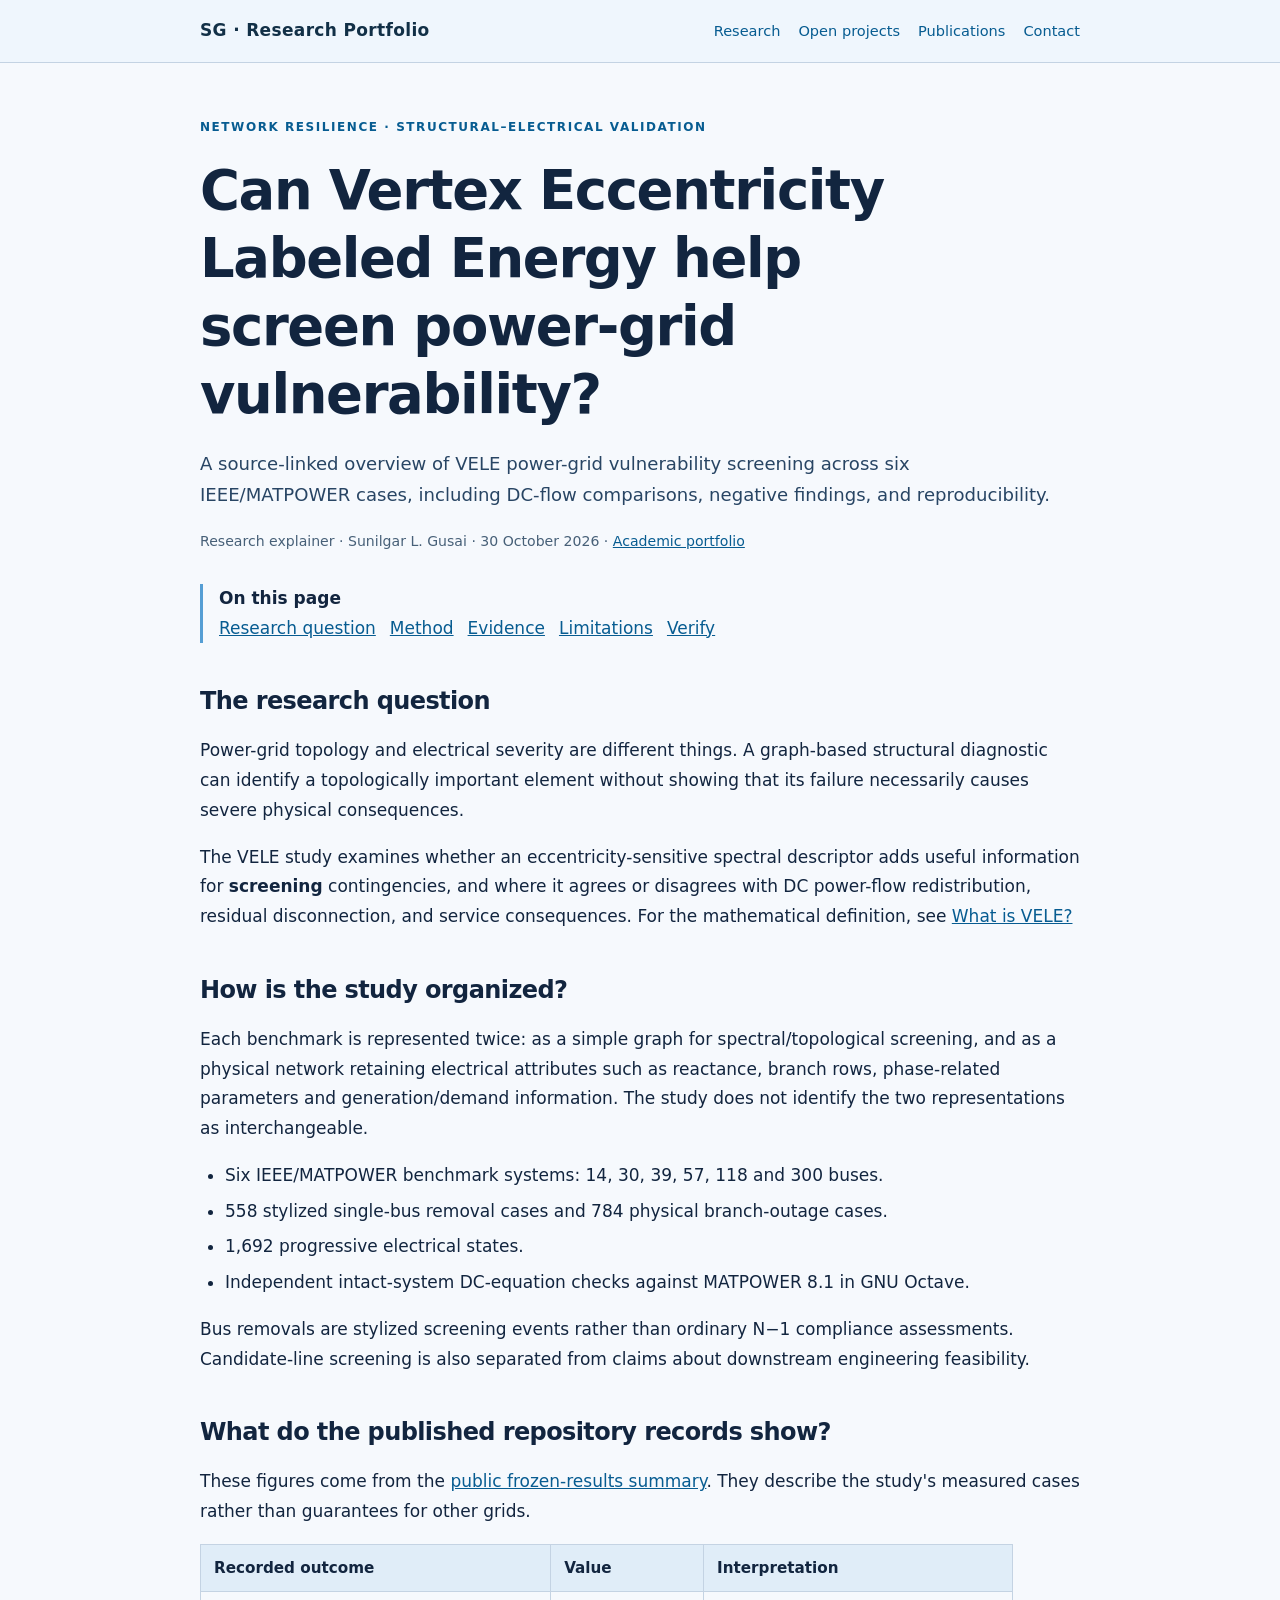
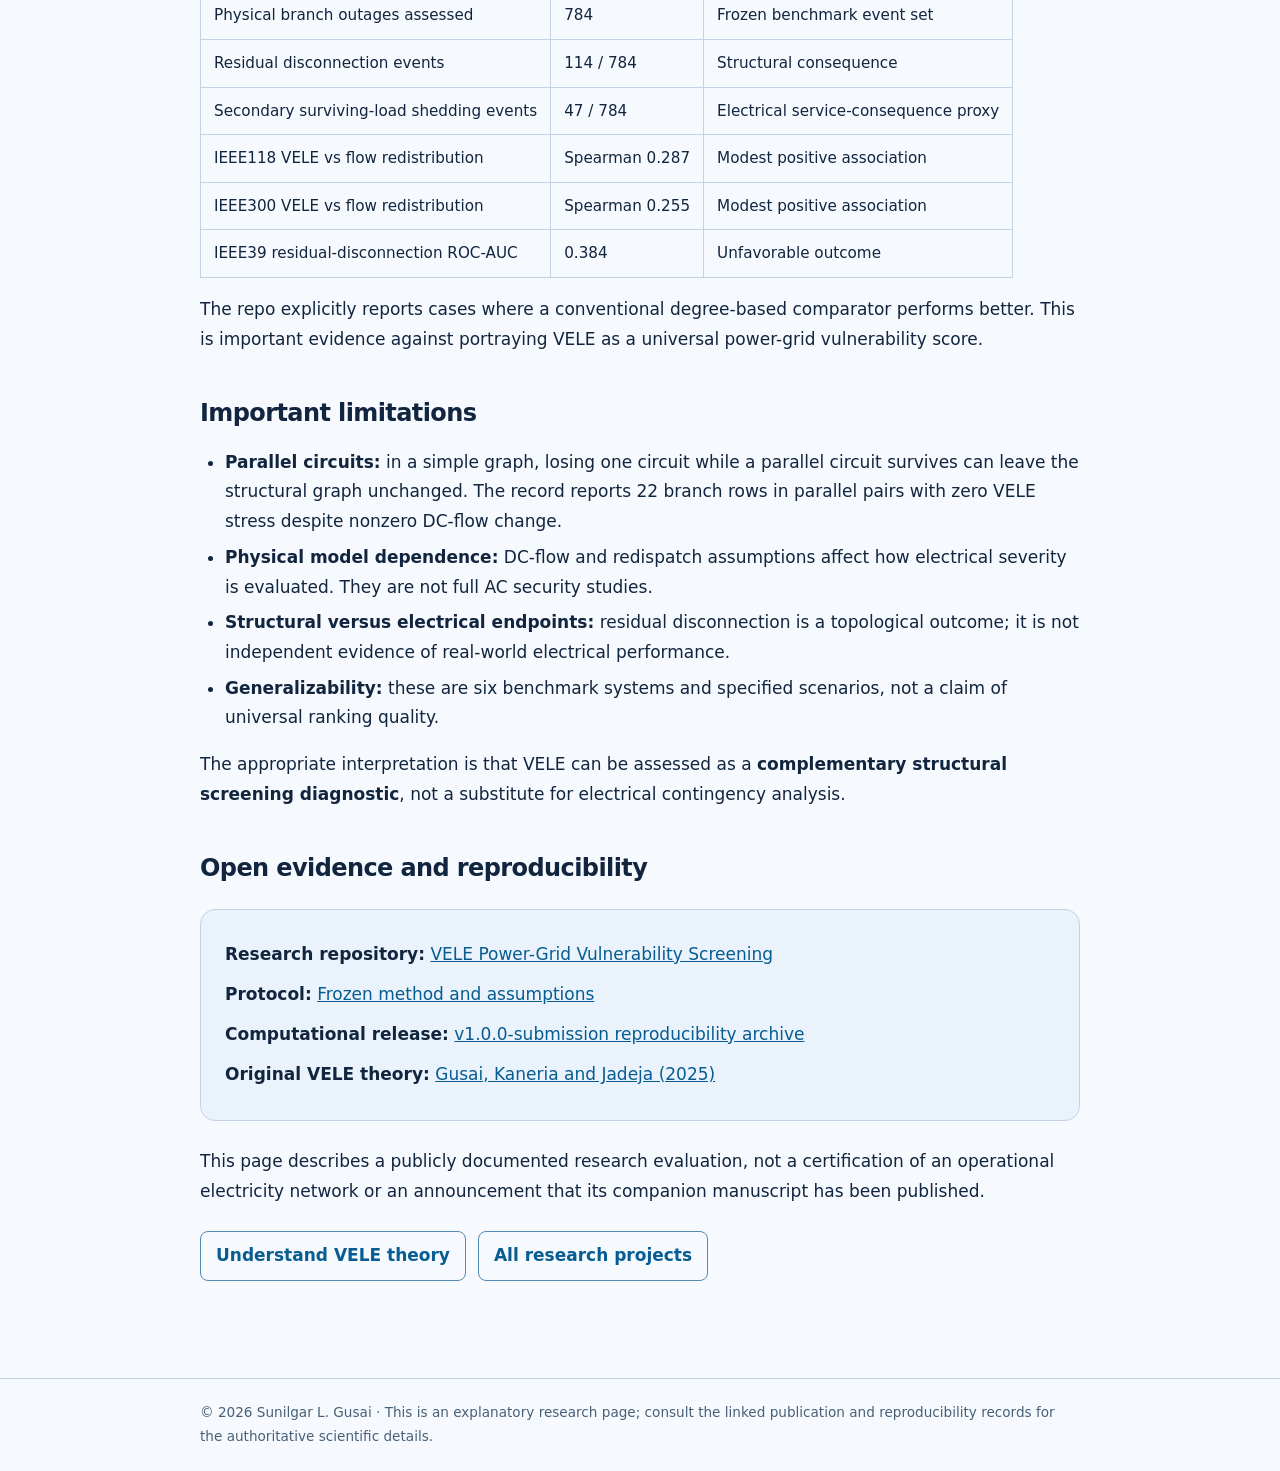
<file: research/vele-power-grid-screening.html>
<!doctype html>
<html lang="en"><head>
<meta charset="utf-8"><meta name="viewport" content="width=device-width,initial-scale=1">
<title>VELE Power-Grid Screening: Methods, Evidence and Limitations | Dr. Sunilgar L. Gusai</title>
<meta name="description" content="A source-linked overview of VELE power-grid vulnerability screening across six IEEE/MATPOWER cases, including DC-flow comparisons, negative findings, and reproducibility.">
<meta name="author" content="Sunilgar L. Gusai">
<meta name="robots" content="index, follow">
<link rel="canonical" href="https://sunilgargusai.github.io/sunilgar-portfolio/research/vele-power-grid-screening.html">
<link rel="icon" type="image/webp" href="../assets/sg-orbital-logo.webp">
<link rel="stylesheet" href="research-pages.css">
<meta property="og:type" content="article">
<meta property="og:title" content="VELE Power-Grid Screening: Methods, Evidence and Limitations">
<meta property="og:description" content="A source-linked overview of VELE power-grid vulnerability screening across six IEEE/MATPOWER cases, including DC-flow comparisons, negative findings, and reproducibility.">
<meta property="og:url" content="https://sunilgargusai.github.io/sunilgar-portfolio/research/vele-power-grid-screening.html">
<meta property="og:image" content="https://sunilgargusai.github.io/sunilgar-portfolio/assets/profile.jpg">
<meta name="twitter:card" content="summary">
<script type="application/ld+json">{"@context":"https://schema.org","@type":"Article","headline":"Can Vertex Eccentricity Labeled Energy help screen power-grid vulnerability?","description":"A source-linked overview of VELE power-grid vulnerability screening across six IEEE/MATPOWER cases, including DC-flow comparisons, negative findings, and reproducibility.","author":{"@type":"Person","name":"Sunilgar L. Gusai","url":"https://sunilgargusai.github.io/sunilgar-portfolio/","sameAs":["https://orcid.org/0009-0004-0739-4812","https://github.com/SunilgarGusai"]},"publisher":{"@type":"Person","name":"Sunilgar L. Gusai","url":"https://sunilgargusai.github.io/sunilgar-portfolio/"},"datePublished":"2026-10-30","inLanguage":"en","mainEntityOfPage":"https://sunilgargusai.github.io/sunilgar-portfolio/research/vele-power-grid-screening.html","url":"https://sunilgargusai.github.io/sunilgar-portfolio/research/vele-power-grid-screening.html","citation":["https://github.com/SunilgarGusai/VELE-PowerGrid-Reproducibility","https://doi.org/10.14419/qtfv0860"]}</script>
  <script async src="https://www.googletagmanager.com/gtag/js?id=G-XNCM06C1HV"></script>
  <script>
    window.dataLayer = window.dataLayer || [];
    function gtag(){dataLayer.push(arguments);}
    gtag('js', new Date());
    gtag('config', 'G-XNCM06C1HV');
  </script>
</head><body>
<a href="#content" class="skip">Skip to content</a>
<header class="site-head"><div class="wrap"><a class="brand" href="../">SG · Research Portfolio</a>
<nav aria-label="Site navigation"><a href="../#research">Research</a><a href="../#open-research">Open projects</a><a href="../#publications">Publications</a><a href="../#contact">Contact</a></nav></div></header>
<main class="wrap" id="content"><article>
<p class="eyebrow">Network resilience · Structural–electrical validation</p>
<h1>Can Vertex Eccentricity Labeled Energy help screen power-grid vulnerability?</h1>
<p class="lead">A source-linked overview of VELE power-grid vulnerability screening across six IEEE/MATPOWER cases, including DC-flow comparisons, negative findings, and reproducibility.</p>
<p class="meta">Research explainer · Sunilgar L. Gusai · 30 October 2026 · <a href="../">Academic portfolio</a></p>

<nav class="toc" aria-label="On this page"><strong>On this page</strong><div><a href="#question">Research question</a><a href="#method">Method</a><a href="#evidence">Evidence</a><a href="#limitations">Limitations</a><a href="#verify">Verify</a></div></nav>
<section id="question"><h2>The research question</h2>
<p>Power-grid topology and electrical severity are different things. A graph-based structural diagnostic can identify a topologically important element without showing that its failure necessarily causes severe physical consequences.</p>
<p>The VELE study examines whether an eccentricity-sensitive spectral descriptor adds useful information for <strong>screening</strong> contingencies, and where it agrees or disagrees with DC power-flow redistribution, residual disconnection, and service consequences. For the mathematical definition, see <a href="vertex-eccentricity-labeled-energy.html">What is VELE?</a></p>
</section>
<section id="method"><h2>How is the study organized?</h2>
<p>Each benchmark is represented twice: as a simple graph for spectral/topological screening, and as a physical network retaining electrical attributes such as reactance, branch rows, phase-related parameters and generation/demand information. The study does not identify the two representations as interchangeable.</p>
<ul><li>Six IEEE/MATPOWER benchmark systems: 14, 30, 39, 57, 118 and 300 buses.</li>
<li>558 stylized single-bus removal cases and 784 physical branch-outage cases.</li>
<li>1,692 progressive electrical states.</li>
<li>Independent intact-system DC-equation checks against MATPOWER 8.1 in GNU Octave.</li></ul>
<p>Bus removals are stylized screening events rather than ordinary N−1 compliance assessments. Candidate-line screening is also separated from claims about downstream engineering feasibility.</p>
</section>
<section id="evidence"><h2>What do the published repository records show?</h2>
<p>These figures come from the <a href="https://github.com/SunilgarGusai/VELE-PowerGrid-Reproducibility/blob/main/docs/FROZEN_RESULTS.md">public frozen-results summary</a>. They describe the study's measured cases rather than guarantees for other grids.</p>
<table><thead><tr><th scope="col">Recorded outcome</th><th scope="col">Value</th><th scope="col">Interpretation</th></tr></thead><tbody>
<tr><td>Physical branch outages assessed</td><td>784</td><td>Frozen benchmark event set</td></tr>
<tr><td>Residual disconnection events</td><td>114 / 784</td><td>Structural consequence</td></tr>
<tr><td>Secondary surviving-load shedding events</td><td>47 / 784</td><td>Electrical service-consequence proxy</td></tr>
<tr><td>IEEE118 VELE vs flow redistribution</td><td>Spearman 0.287</td><td>Modest positive association</td></tr>
<tr><td>IEEE300 VELE vs flow redistribution</td><td>Spearman 0.255</td><td>Modest positive association</td></tr>
<tr><td>IEEE39 residual-disconnection ROC-AUC</td><td>0.384</td><td>Unfavorable outcome</td></tr>
</tbody></table>
<p>The repo explicitly reports cases where a conventional degree-based comparator performs better. This is important evidence against portraying VELE as a universal power-grid vulnerability score.</p>
</section>
<section id="limitations"><h2>Important limitations</h2>
<ul><li><strong>Parallel circuits:</strong> in a simple graph, losing one circuit while a parallel circuit survives can leave the structural graph unchanged. The record reports 22 branch rows in parallel pairs with zero VELE stress despite nonzero DC-flow change.</li>
<li><strong>Physical model dependence:</strong> DC-flow and redispatch assumptions affect how electrical severity is evaluated. They are not full AC security studies.</li>
<li><strong>Structural versus electrical endpoints:</strong> residual disconnection is a topological outcome; it is not independent evidence of real-world electrical performance.</li>
<li><strong>Generalizability:</strong> these are six benchmark systems and specified scenarios, not a claim of universal ranking quality.</li></ul>
<p>The appropriate interpretation is that VELE can be assessed as a <strong>complementary structural screening diagnostic</strong>, not a substitute for electrical contingency analysis.</p>
</section>
<section id="verify"><h2>Open evidence and reproducibility</h2>
<div class="paper"><p><strong>Research repository:</strong> <a href="https://github.com/SunilgarGusai/VELE-PowerGrid-Reproducibility">VELE Power-Grid Vulnerability Screening</a></p>
<p><strong>Protocol:</strong> <a href="https://github.com/SunilgarGusai/VELE-PowerGrid-Reproducibility/blob/main/docs/METHOD_PROTOCOL.md">Frozen method and assumptions</a></p>
<p><strong>Computational release:</strong> <a href="https://github.com/SunilgarGusai/VELE-PowerGrid-Reproducibility/releases/tag/v1.0.0-submission">v1.0.0-submission reproducibility archive</a></p>
<p><strong>Original VELE theory:</strong> <a href="https://doi.org/10.14419/qtfv0860">Gusai, Kaneria and Jadeja (2025)</a></p></div>
<p>This page describes a publicly documented research evaluation, not a certification of an operational electricity network or an announcement that its companion manuscript has been published.</p>
</section>
<div class="cta"><a href="vertex-eccentricity-labeled-energy.html">Understand VELE theory</a><a href="../#open-research">All research projects</a></div>
</article></main>
<footer><div class="wrap">© 2026 Sunilgar L. Gusai · This is an explanatory research page; consult the linked publication and reproducibility records for the authoritative scientific details.</div></footer>
</body></html>
</file>
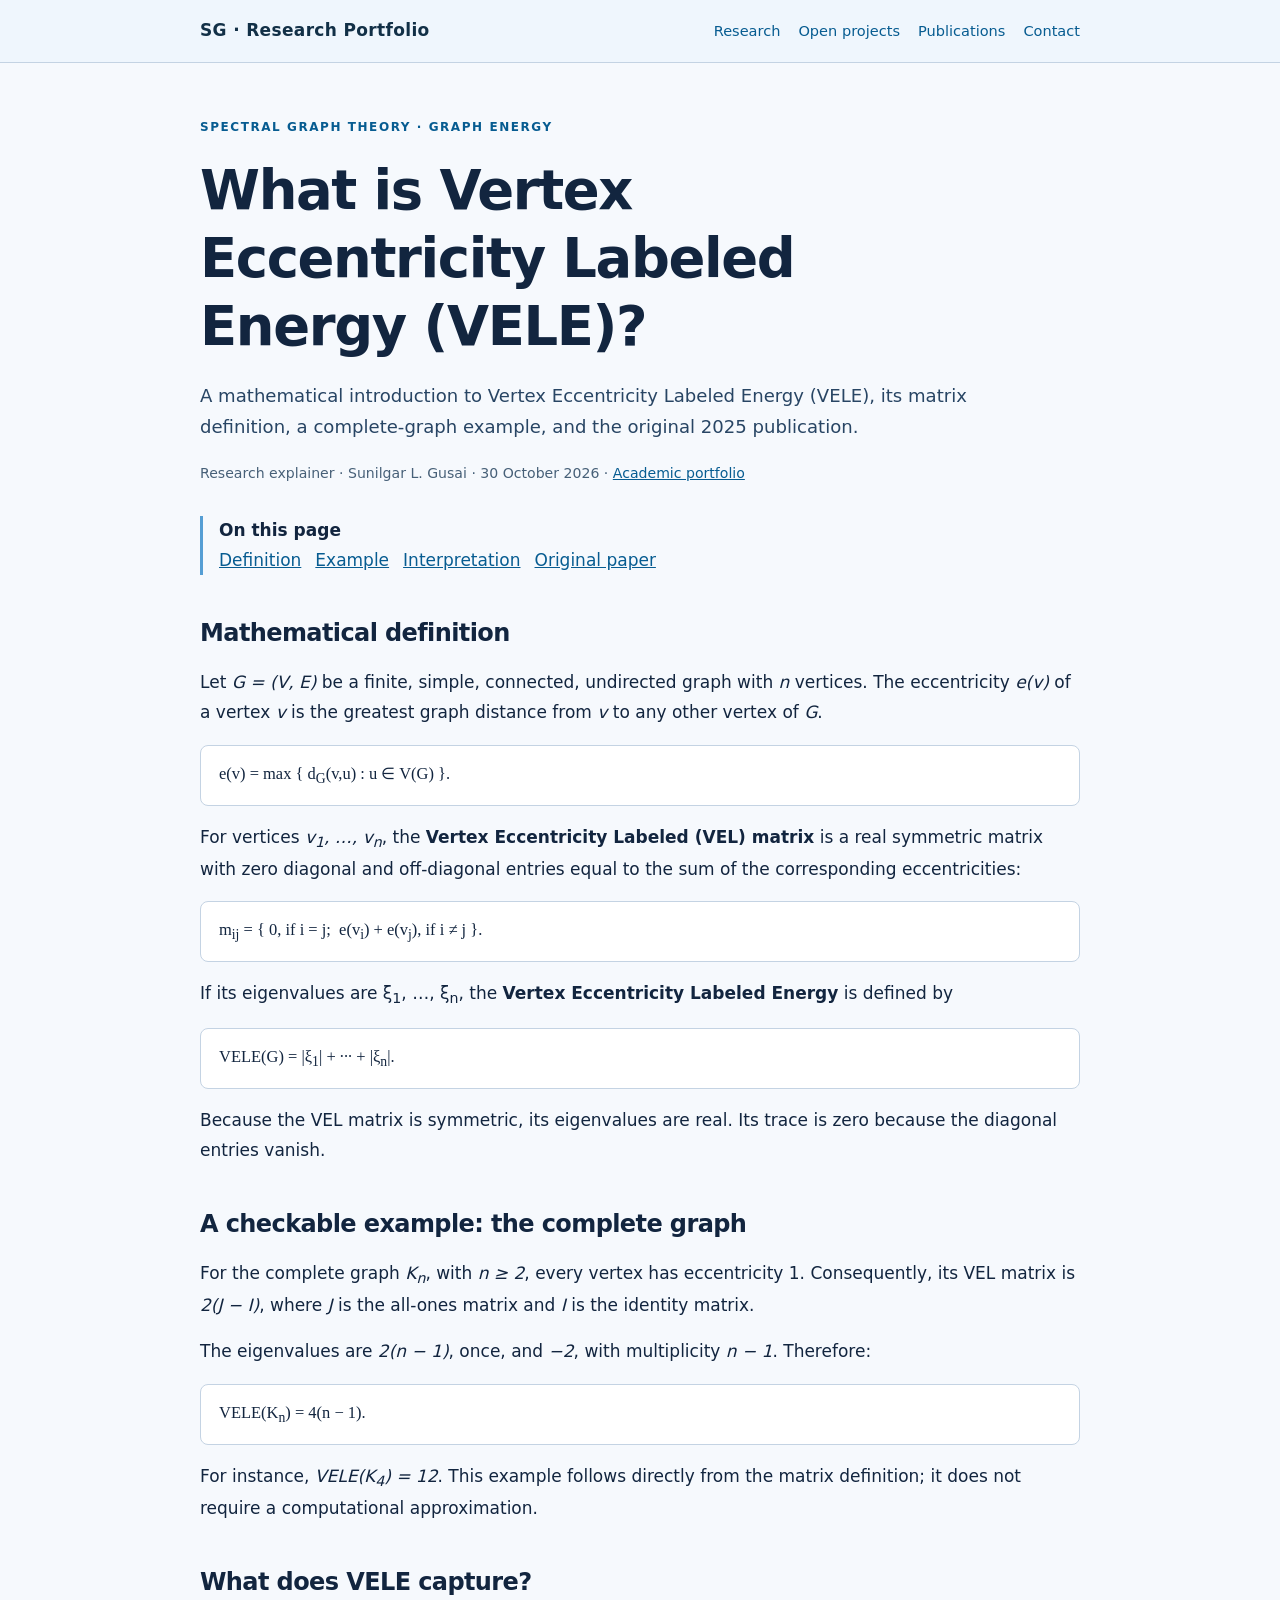
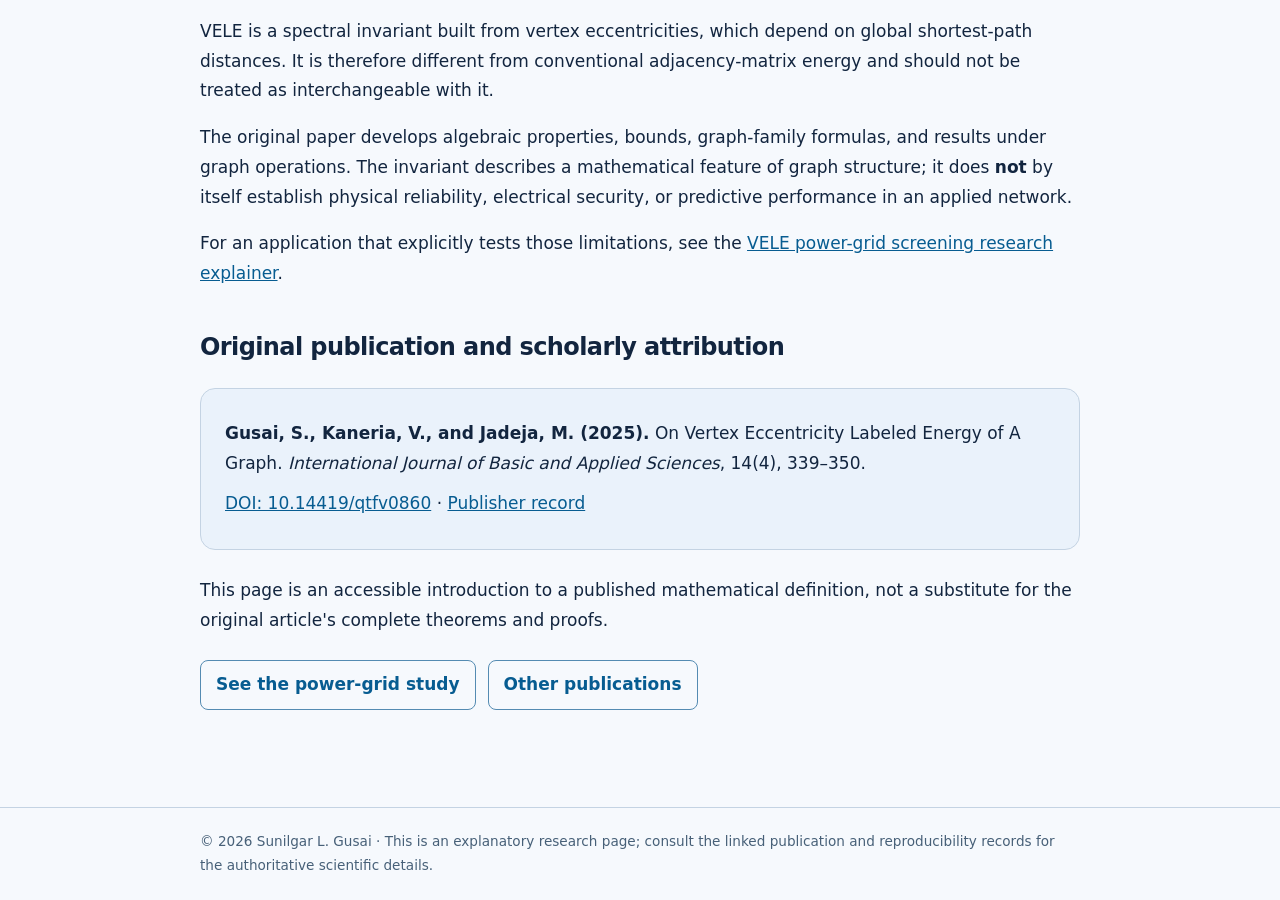
<file: research/vertex-eccentricity-labeled-energy.html>
<!doctype html>
<html lang="en"><head>
<meta charset="utf-8"><meta name="viewport" content="width=device-width,initial-scale=1">
<title>Vertex Eccentricity Labeled Energy (VELE): Definition and Example | Dr. Sunilgar L. Gusai</title>
<meta name="description" content="A mathematical introduction to Vertex Eccentricity Labeled Energy (VELE), its matrix definition, a complete-graph example, and the original 2025 publication.">
<meta name="author" content="Sunilgar L. Gusai">
<meta name="robots" content="index, follow">
<link rel="canonical" href="https://sunilgargusai.github.io/sunilgar-portfolio/research/vertex-eccentricity-labeled-energy.html">
<link rel="icon" type="image/webp" href="../assets/sg-orbital-logo.webp">
<link rel="stylesheet" href="research-pages.css">
<meta property="og:type" content="article">
<meta property="og:title" content="Vertex Eccentricity Labeled Energy (VELE): Definition and Example">
<meta property="og:description" content="A mathematical introduction to Vertex Eccentricity Labeled Energy (VELE), its matrix definition, a complete-graph example, and the original 2025 publication.">
<meta property="og:url" content="https://sunilgargusai.github.io/sunilgar-portfolio/research/vertex-eccentricity-labeled-energy.html">
<meta property="og:image" content="https://sunilgargusai.github.io/sunilgar-portfolio/assets/profile.jpg">
<meta name="twitter:card" content="summary">
<script type="application/ld+json">{"@context":"https://schema.org","@type":"Article","headline":"What is Vertex Eccentricity Labeled Energy (VELE)?","description":"A mathematical introduction to Vertex Eccentricity Labeled Energy (VELE), its matrix definition, a complete-graph example, and the original 2025 publication.","author":{"@type":"Person","name":"Sunilgar L. Gusai","url":"https://sunilgargusai.github.io/sunilgar-portfolio/","sameAs":["https://orcid.org/0009-0004-0739-4812","https://github.com/SunilgarGusai"]},"publisher":{"@type":"Person","name":"Sunilgar L. Gusai","url":"https://sunilgargusai.github.io/sunilgar-portfolio/"},"datePublished":"2026-10-30","inLanguage":"en","mainEntityOfPage":"https://sunilgargusai.github.io/sunilgar-portfolio/research/vertex-eccentricity-labeled-energy.html","url":"https://sunilgargusai.github.io/sunilgar-portfolio/research/vertex-eccentricity-labeled-energy.html","citation":["https://doi.org/10.14419/qtfv0860"]}</script>
  <script async src="https://www.googletagmanager.com/gtag/js?id=G-XNCM06C1HV"></script>
  <script>
    window.dataLayer = window.dataLayer || [];
    function gtag(){dataLayer.push(arguments);}
    gtag('js', new Date());
    gtag('config', 'G-XNCM06C1HV');
  </script>
</head><body>
<a href="#content" class="skip">Skip to content</a>
<header class="site-head"><div class="wrap"><a class="brand" href="../">SG · Research Portfolio</a>
<nav aria-label="Site navigation"><a href="../#research">Research</a><a href="../#open-research">Open projects</a><a href="../#publications">Publications</a><a href="../#contact">Contact</a></nav></div></header>
<main class="wrap" id="content"><article>
<p class="eyebrow">Spectral graph theory · Graph energy</p>
<h1>What is Vertex Eccentricity Labeled Energy (VELE)?</h1>
<p class="lead">A mathematical introduction to Vertex Eccentricity Labeled Energy (VELE), its matrix definition, a complete-graph example, and the original 2025 publication.</p>
<p class="meta">Research explainer · Sunilgar L. Gusai · 30 October 2026 · <a href="../">Academic portfolio</a></p>

<nav class="toc" aria-label="On this page"><strong>On this page</strong><div><a href="#definition">Definition</a><a href="#example">Example</a><a href="#interpretation">Interpretation</a><a href="#source">Original paper</a></div></nav>
<section id="definition"><h2>Mathematical definition</h2>
<p>Let <em>G = (V, E)</em> be a finite, simple, connected, undirected graph with <em>n</em> vertices. The eccentricity <em>e(v)</em> of a vertex <em>v</em> is the greatest graph distance from <em>v</em> to any other vertex of <em>G</em>.</p>
<div class="math" role="math" aria-label="e of v equals maximum graph distance from v to u, over all vertices u">e(v) = max { d<sub>G</sub>(v,u) : u ∈ V(G) }.</div>
<p>For vertices <em>v<sub>1</sub>, …, v<sub>n</sub></em>, the <strong>Vertex Eccentricity Labeled (VEL) matrix</strong> is a real symmetric matrix with zero diagonal and off-diagonal entries equal to the sum of the corresponding eccentricities:</p>
<div class="math" role="math" aria-label="Entry m i j equals zero if i equals j, otherwise eccentricity of v i plus eccentricity of v j">m<sub>ij</sub> = { 0, if i = j;  e(v<sub>i</sub>) + e(v<sub>j</sub>), if i ≠ j }.</div>
<p>If its eigenvalues are ξ<sub>1</sub>, …, ξ<sub>n</sub>, the <strong>Vertex Eccentricity Labeled Energy</strong> is defined by</p>
<div class="math" role="math" aria-label="VELE of G equals the sum of the absolute values of the eigenvalues">VELE(G) = |ξ<sub>1</sub>| + ··· + |ξ<sub>n</sub>|.</div>
<p>Because the VEL matrix is symmetric, its eigenvalues are real. Its trace is zero because the diagonal entries vanish.</p>
</section>
<section id="example"><h2>A checkable example: the complete graph</h2>
<p>For the complete graph <em>K<sub>n</sub></em>, with <em>n ≥ 2</em>, every vertex has eccentricity 1. Consequently, its VEL matrix is <em>2(J − I)</em>, where <em>J</em> is the all-ones matrix and <em>I</em> is the identity matrix.</p>
<p>The eigenvalues are <em>2(n − 1)</em>, once, and <em>−2</em>, with multiplicity <em>n − 1</em>. Therefore:</p>
<div class="math" role="math" aria-label="Vertex eccentricity labeled energy of the complete graph is four times n minus one">VELE(K<sub>n</sub>) = 4(n − 1).</div>
<p>For instance, <em>VELE(K<sub>4</sub>) = 12</em>. This example follows directly from the matrix definition; it does not require a computational approximation.</p>
</section>
<section id="interpretation"><h2>What does VELE capture?</h2>
<p>VELE is a spectral invariant built from vertex eccentricities, which depend on global shortest-path distances. It is therefore different from conventional adjacency-matrix energy and should not be treated as interchangeable with it.</p>
<p>The original paper develops algebraic properties, bounds, graph-family formulas, and results under graph operations. The invariant describes a mathematical feature of graph structure; it does <strong>not</strong> by itself establish physical reliability, electrical security, or predictive performance in an applied network.</p>
<p>For an application that explicitly tests those limitations, see the <a href="vele-power-grid-screening.html">VELE power-grid screening research explainer</a>.</p>
</section>
<section id="source"><h2>Original publication and scholarly attribution</h2>
<div class="paper"><p><strong>Gusai, S., Kaneria, V., and Jadeja, M. (2025).</strong> On Vertex Eccentricity Labeled Energy of A Graph. <em>International Journal of Basic and Applied Sciences</em>, 14(4), 339–350.</p><p><a href="https://doi.org/10.14419/qtfv0860">DOI: 10.14419/qtfv0860</a> · <a href="https://www.sciencepubco.com/index.php/IJBAS/article/view/34464">Publisher record</a></p></div>
<p>This page is an accessible introduction to a published mathematical definition, not a substitute for the original article's complete theorems and proofs.</p>
</section>
<div class="cta"><a href="vele-power-grid-screening.html">See the power-grid study</a><a href="../#publications">Other publications</a></div>
</article></main>
<footer><div class="wrap">© 2026 Sunilgar L. Gusai · This is an explanatory research page; consult the linked publication and reproducibility records for the authoritative scientific details.</div></footer>
</body></html>
</file>
<file: research/research-pages.css>
:root{color-scheme:dark;--bg:#08111f;--panel:#101f33;--text:#e9f1ff;--muted:#aebfd3;--link:#8dd8ff;--line:#314259;--max:880px}
*{box-sizing:border-box}html{scroll-behavior:smooth}body{margin:0;background:radial-gradient(circle at top right,#173253 0%,var(--bg) 43%);color:var(--text);font:17px/1.75 system-ui,-apple-system,"Segoe UI",sans-serif}
a{color:var(--link)}a:hover{text-decoration-thickness:2px}a:focus-visible{outline:3px solid #f8d57d;outline-offset:3px}
.skip{position:absolute;top:-100px;left:12px;background:#fff;color:#000;padding:8px}.skip:focus{top:12px}
.wrap{width:min(calc(100% - 36px),var(--max));margin:auto}
.site-head{border-bottom:1px solid var(--line);background:#08111fe8}.site-head .wrap{display:flex;align-items:center;justify-content:space-between;gap:24px;flex-wrap:wrap;padding:16px 0}
.brand{font-weight:800;letter-spacing:.02em;color:#fff;text-decoration:none}.site-head nav{display:flex;gap:18px;flex-wrap:wrap}.site-head nav a{font-size:.91rem;text-decoration:none}
main{padding:42px 0 72px}.eyebrow{color:#92dcff;text-transform:uppercase;letter-spacing:.13em;font-size:.75rem;font-weight:800}
h1,h2,h3{font-family:system-ui,-apple-system,sans-serif;line-height:1.25;letter-spacing:-.025em}h1{font-size:clamp(2.1rem,5vw,3.4rem);max-width:20ch;margin:.35em 0}h2{font-size:1.5rem;margin-top:1.8em}h3{font-size:1.13rem;margin-top:1.4em}
.lead{font-size:1.13rem;color:#dae8f8;max-width:75ch}.muted,.meta{color:var(--muted)}.meta{font-size:.88rem}.paper{background:var(--panel);border:1px solid var(--line);border-radius:15px;padding:20px 24px;margin:26px 0}.paper p{margin:.6em 0}
.math{display:block;overflow-x:auto;white-space:pre-wrap;word-break:normal;background:#091626;border:1px solid var(--line);padding:14px 18px;border-radius:8px;font:1.03rem/1.7 "Cambria Math",Georgia,serif}
table{border-collapse:collapse;width:100%;font-size:.95rem;display:block;overflow-x:auto}th,td{text-align:left;border:1px solid var(--line);padding:10px 13px;vertical-align:top}th{background:#152841}
.toc{border-left:3px solid #559ed4;padding-left:16px;margin:30px 0}.toc a{display:inline-block;margin-right:14px}ul{padding-left:25px}li{margin:.35em 0}
.cta{display:flex;gap:12px;flex-wrap:wrap;margin:25px 0}.cta a{border:1px solid #548bb2;border-radius:8px;padding:9px 15px;text-decoration:none;font-weight:650}
footer{border-top:1px solid var(--line);padding:22px 0;color:var(--muted);font-size:.85rem}
@media(prefers-color-scheme:light){:root{color-scheme:light;--bg:#f6f9fd;--panel:#eaf2fb;--text:#12253f;--muted:#476078;--link:#075c91;--line:#c4d3e3}body{background:var(--bg)}.site-head{background:#eff6fd}.brand{color:#123047}.lead{color:#284564}.math{background:#fff}th{background:#e0edf8}.eyebrow{color:#075c91}}
@media(max-width:600px){body{font-size:16px}main{padding:25px 0 50px}.paper{padding:16px}.site-head .wrap{gap:8px}}
</file>
